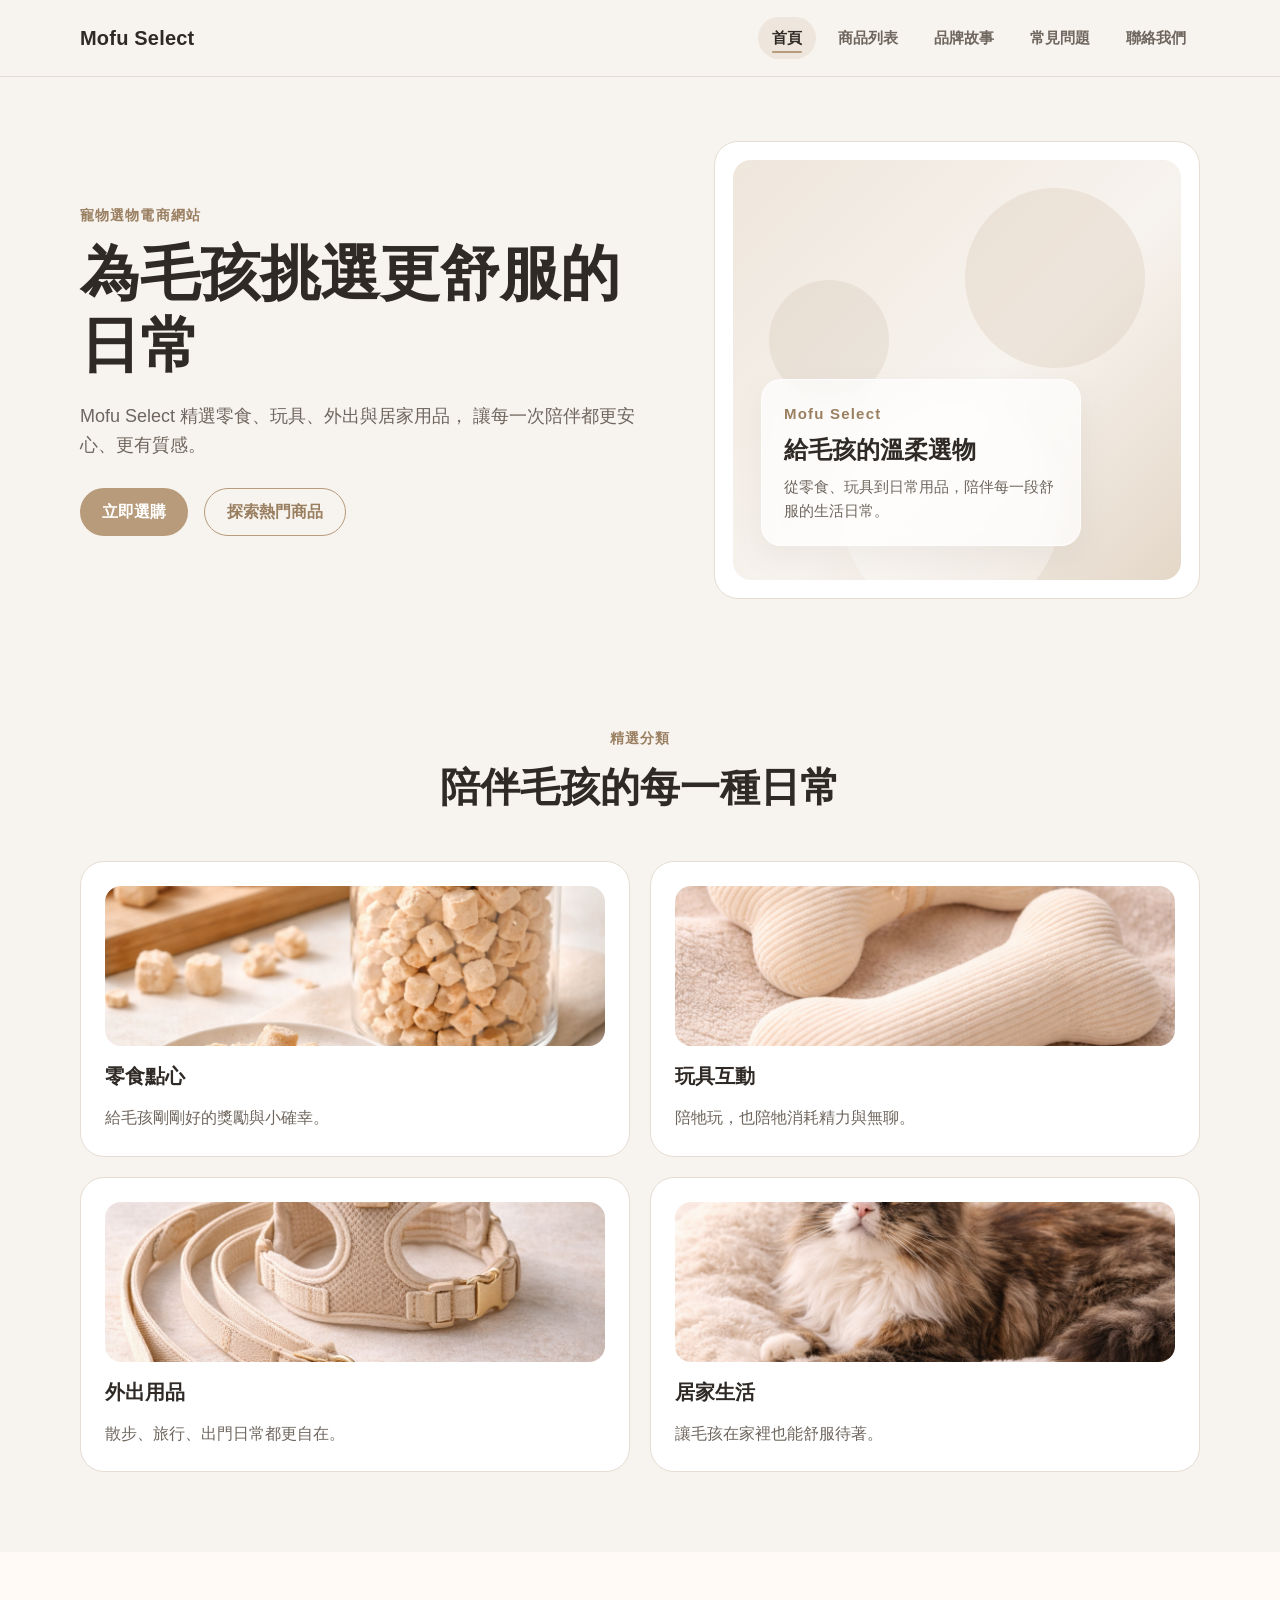
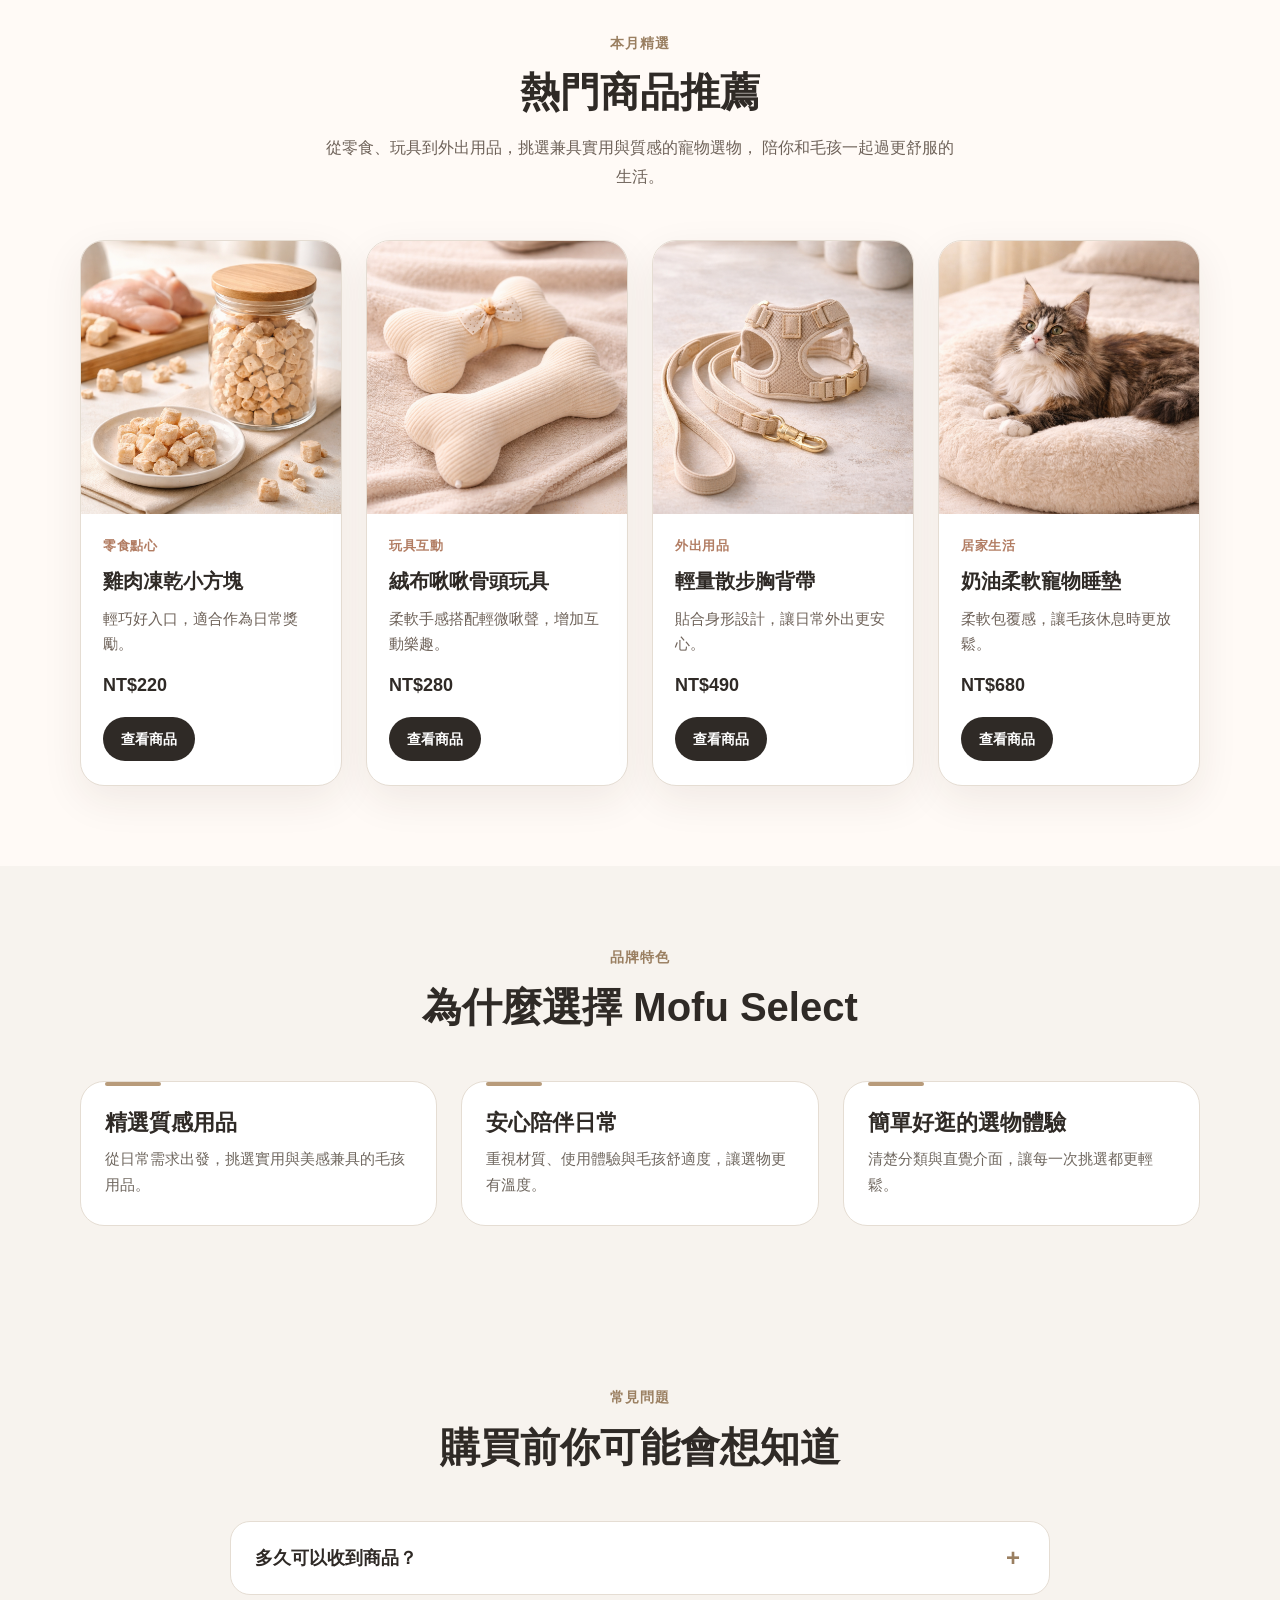
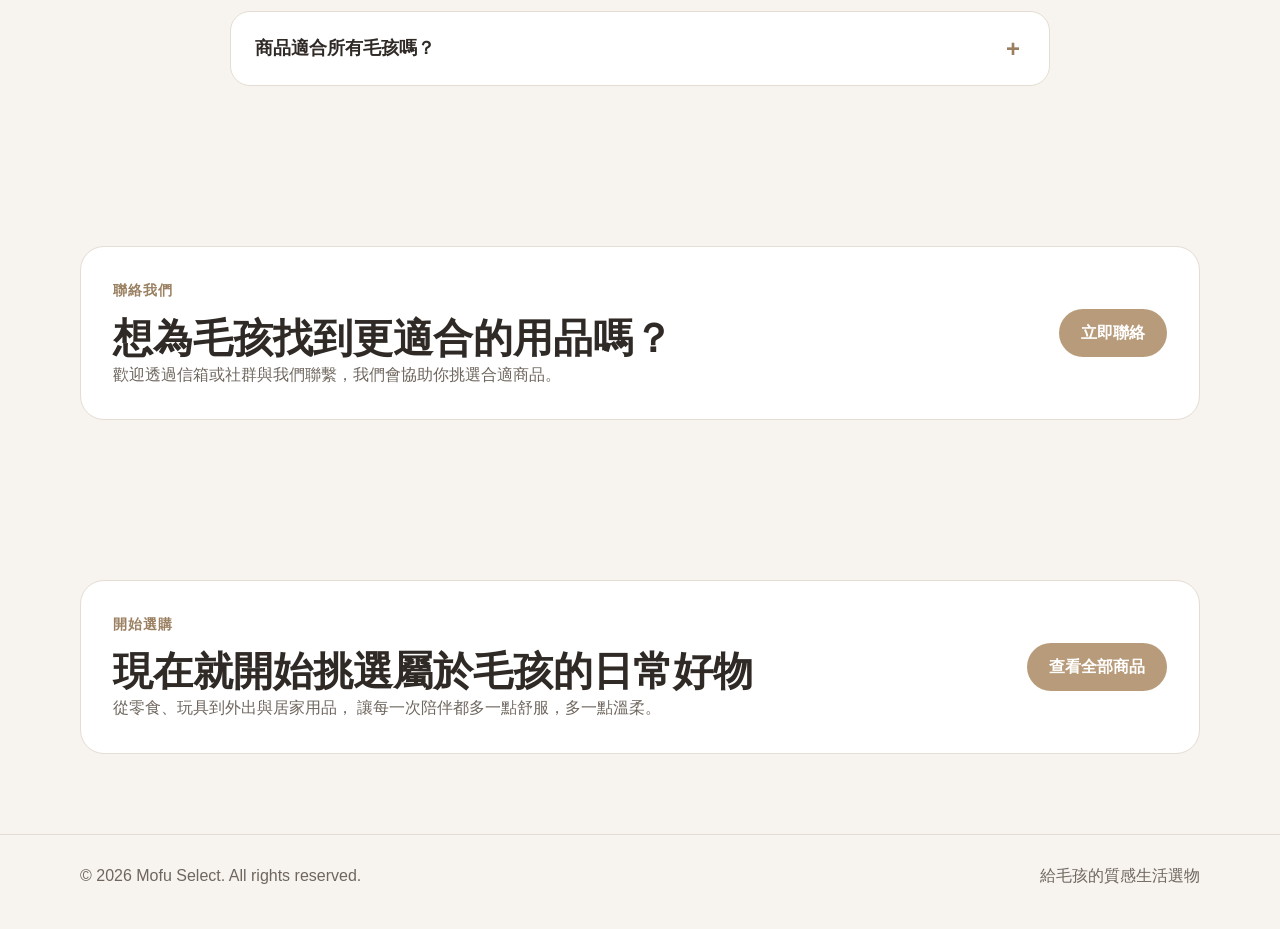
<file: index.html>
<!doctype html>
<html lang="zh-Hant">
  <head>
    <meta charset="UTF-8" />
    <meta name="viewport" content="width=device-width, initial-scale=1.0" />
    <title>Mofu Select | 寵物選物電商網站</title>
    <link rel="stylesheet" href="css/style.css" />
  </head>
  <body>
    <header class="site-header">
      <div class="container header-inner">
        <div class="logo">Mofu Select</div>
        <nav class="nav">
          <a href="#top" class="nav-link active">首頁</a>
          <a href="#featured-products" class="nav-link">商品列表</a>
          <a href="#about" class="nav-link">品牌故事</a>
          <a href="#faq" class="nav-link">常見問題</a>
          <a href="#contact" class="nav-link">聯絡我們</a>
        </nav>
      </div>
    </header>

    <main>
      <section class="hero" id="top">
        <div class="container hero-inner">
          <div class="hero-text">
            <p class="eyebrow">寵物選物電商網站</p>
            <h1>為毛孩挑選更舒服的日常</h1>
            <p class="hero-desc">
              Mofu Select 精選零食、玩具、外出與居家用品，
              讓每一次陪伴都更安心、更有質感。
            </p>
            <div class="hero-buttons">
              <a href="#featured-products" class="btn btn-primary">立即選購</a>
              <a href="#featured-products" class="btn btn-outline"
                >探索熱門商品</a
              >
            </div>
          </div>

          <div class="hero-card">
            <div class="hero-visual">
              <div class="bubble bubble-1"></div>
              <div class="bubble bubble-2"></div>
              <div class="bubble bubble-3"></div>

              <div class="visual-card">
                <p class="visual-tag">Mofu Select</p>
                <h3>給毛孩的溫柔選物</h3>
                <p>從零食、玩具到日常用品，陪伴每一段舒服的生活日常。</p>
              </div>
            </div>
          </div>
        </div>
      </section>

      <section class="categories section">
        <div class="container">
          <div class="section-heading">
            <p class="section-subtitle">精選分類</p>
            <h2>陪伴毛孩的每一種日常</h2>
          </div>

          <div class="card-grid two-cols">
            <article class="card category-card">
              <img
                src="images/category-snack.jpg"
                alt="零食點心"
                class="category-image"
              />
              <h3>零食點心</h3>
              <p>給毛孩剛剛好的獎勵與小確幸。</p>
            </article>

            <article class="card category-card">
              <img
                src="images/category-toy.jpg"
                alt="玩具互動"
                class="category-image"
              />
              <h3>玩具互動</h3>
              <p>陪牠玩，也陪牠消耗精力與無聊。</p>
            </article>

            <article class="card category-card">
              <img
                src="images/category-outdoor.jpg"
                alt="外出用品"
                class="category-image"
              />
              <h3>外出用品</h3>
              <p>散步、旅行、出門日常都更自在。</p>
            </article>

            <article class="card category-card">
              <img
                src="images/category-home.jpg"
                alt="居家生活"
                class="category-image"
              />
              <h3>居家生活</h3>
              <p>讓毛孩在家裡也能舒服待著。</p>
            </article>
          </div>
        </div>
      </section>

      <section class="featured-products section" id="featured-products">
        <div class="container">
          <div class="section-heading">
            <p class="section-subtitle">本月精選</p>
            <h2>熱門商品推薦</h2>
            <p class="section-desc">
              從零食、玩具到外出用品，挑選兼具實用與質感的寵物選物，
              陪你和毛孩一起過更舒服的生活。
            </p>
          </div>

          <div class="product-grid">
            <article class="product-card">
              <div class="product-image-wrap">
                <a
                  href="#"
                  class="product-image-link"
                  aria-label="查看雞肉凍乾小方塊商品"
                >
                  <img
                    src="images/product-1.jpg"
                    alt="雞肉凍乾小方塊"
                    class="product-image product-image-main"
                  />
                  <img
                    src="images/product-1-hover.jpg"
                    alt="雞肉凍乾小方塊情境圖"
                    class="product-image product-image-hover"
                  />
                </a>
                <span class="product-badge">熱銷推薦</span>
                <div class="product-overlay">
                  <button class="product-overlay-btn" type="button">
                    加入購物車
                  </button>
                </div>
              </div>

              <div class="product-info">
                <p class="product-category">零食點心</p>
                <h3 class="product-title"><a href="#">雞肉凍乾小方塊</a></h3>
                <p class="product-text">輕巧好入口，適合作為日常獎勵。</p>
                <p class="product-price">NT$220</p>
                <a href="product-detail.html" class="product-link">查看商品</a>
              </div>
            </article>

            <article class="product-card">
              <div class="product-image-wrap">
                <a
                  href="#"
                  class="product-image-link"
                  aria-label="查看絨布啾啾骨頭玩具商品"
                >
                  <img
                    src="images/product-2.jpg"
                    alt="絨布啾啾骨頭玩具"
                    class="product-image product-image-main"
                  />
                  <img
                    src="images/product-2-hover.jpg"
                    alt="絨布啾啾骨頭玩具情境圖"
                    class="product-image product-image-hover"
                  />
                </a>
                <span class="product-badge">新品上架</span>
                <div class="product-overlay">
                  <button class="product-overlay-btn" type="button">
                    加入購物車
                  </button>
                </div>
              </div>

              <div class="product-info">
                <p class="product-category">玩具互動</p>
                <h3 class="product-title"><a href="#">絨布啾啾骨頭玩具</a></h3>
                <p class="product-text">柔軟手感搭配輕微啾聲，增加互動樂趣。</p>
                <p class="product-price">NT$280</p>
                <a href="product-detail.html" class="product-link">查看商品</a>
              </div>
            </article>

            <article class="product-card">
              <div class="product-image-wrap">
                <a
                  href="#"
                  class="product-image-link"
                  aria-label="查看輕量散步胸背帶商品"
                >
                  <img
                    src="images/product-3.jpg"
                    alt="輕量散步胸背帶"
                    class="product-image product-image-main"
                  />
                  <img
                    src="images/product-3-hover.jpg"
                    alt="輕量散步胸背帶情境圖"
                    class="product-image product-image-hover"
                  />
                </a>
                <span class="product-badge">人氣必買</span>
                <div class="product-overlay">
                  <button class="product-overlay-btn" type="button">
                    加入購物車
                  </button>
                </div>
              </div>

              <div class="product-info">
                <p class="product-category">外出用品</p>
                <h3 class="product-title"><a href="#">輕量散步胸背帶</a></h3>
                <p class="product-text">貼合身形設計，讓日常外出更安心。</p>
                <p class="product-price">NT$490</p>
                <a href="product-detail.html" class="product-link">查看商品</a>
              </div>
            </article>

            <article class="product-card">
              <div class="product-image-wrap">
                <a
                  href="#"
                  class="product-image-link"
                  aria-label="查看奶油柔軟寵物睡墊商品"
                >
                  <img
                    src="images/product-4.jpg"
                    alt="奶油柔軟寵物睡墊"
                    class="product-image product-image-main"
                  />
                  <img
                    src="images/product-4-hover.jpg"
                    alt="挪威森林貓躺在寵物床上"
                    class="product-image product-image-hover"
                  />
                </a>
                <span class="product-badge">設計選物</span>
                <div class="product-overlay">
                  <button class="product-overlay-btn" type="button">
                    加入購物車
                  </button>
                </div>
              </div>

              <div class="product-info">
                <p class="product-category">居家生活</p>
                <h3 class="product-title"><a href="#">奶油柔軟寵物睡墊</a></h3>
                <p class="product-text">柔軟包覆感，讓毛孩休息時更放鬆。</p>
                <p class="product-price">NT$680</p>
                <a href="product-detail.html" class="product-link">查看商品</a>
              </div>
            </article>
          </div>
        </div>
      </section>

      <section class="brand-features section" id="about">
        <div class="container">
          <div class="section-heading">
            <p class="section-subtitle">品牌特色</p>
            <h2>為什麼選擇 Mofu Select</h2>
          </div>

          <div class="card-grid three-cols">
            <article class="card">
              <h3>精選質感用品</h3>
              <p>從日常需求出發，挑選實用與美感兼具的毛孩用品。</p>
            </article>
            <article class="card">
              <h3>安心陪伴日常</h3>
              <p>重視材質、使用體驗與毛孩舒適度，讓選物更有溫度。</p>
            </article>
            <article class="card">
              <h3>簡單好逛的選物體驗</h3>
              <p>清楚分類與直覺介面，讓每一次挑選都更輕鬆。</p>
            </article>
          </div>
        </div>
      </section>

      <section class="section" id="faq">
        <div class="container">
          <div class="section-heading">
            <p class="section-subtitle">常見問題</p>
            <h2>購買前你可能會想知道</h2>
          </div>

          <div class="faq-list">
            <article class="faq-item">
              <button class="faq-question" type="button">
                <span>多久可以收到商品？</span>
                <span class="faq-icon">+</span>
              </button>
              <div class="faq-answer">
                <p>
                  下單後約 3 到 5 個工作天內出貨，實際配送時間依物流安排為準。
                </p>
              </div>
            </article>

            <article class="faq-item">
              <button class="faq-question" type="button">
                <span>商品適合所有毛孩嗎？</span>
                <span class="faq-icon">+</span>
              </button>
              <div class="faq-answer">
                <p>
                  不同體型、年齡與生活習慣適合的用品不同，建議依商品說明挑選。
                </p>
              </div>
            </article>
          </div>
        </div>
      </section>

      <section class="section" id="contact">
        <div class="container cta-box">
          <div>
            <p class="section-subtitle">聯絡我們</p>
            <h2>想為毛孩找到更適合的用品嗎？</h2>
            <p>歡迎透過信箱或社群與我們聯繫，我們會協助你挑選合適商品。</p>
          </div>
          <a href="mailto:hello@mofuselect.com" class="btn btn-primary"
            >立即聯絡</a
          >
        </div>
      </section>

      <section class="cta section">
        <div class="container cta-box">
          <div>
            <p class="section-subtitle">開始選購</p>
            <h2>現在就開始挑選屬於毛孩的日常好物</h2>
            <p>
              從零食、玩具到外出與居家用品，
              讓每一次陪伴都多一點舒服，多一點溫柔。
            </p>
          </div>
          <a href="#" class="btn btn-primary">查看全部商品</a>
        </div>
      </section>
    </main>

    <footer class="site-footer">
      <div class="container footer-inner">
        <p>© 2026 Mofu Select. All rights reserved.</p>
        <p>給毛孩的質感生活選物</p>
      </div>
    </footer>

    <script src="js/main.js"></script>
  </body>
</html>
</file>
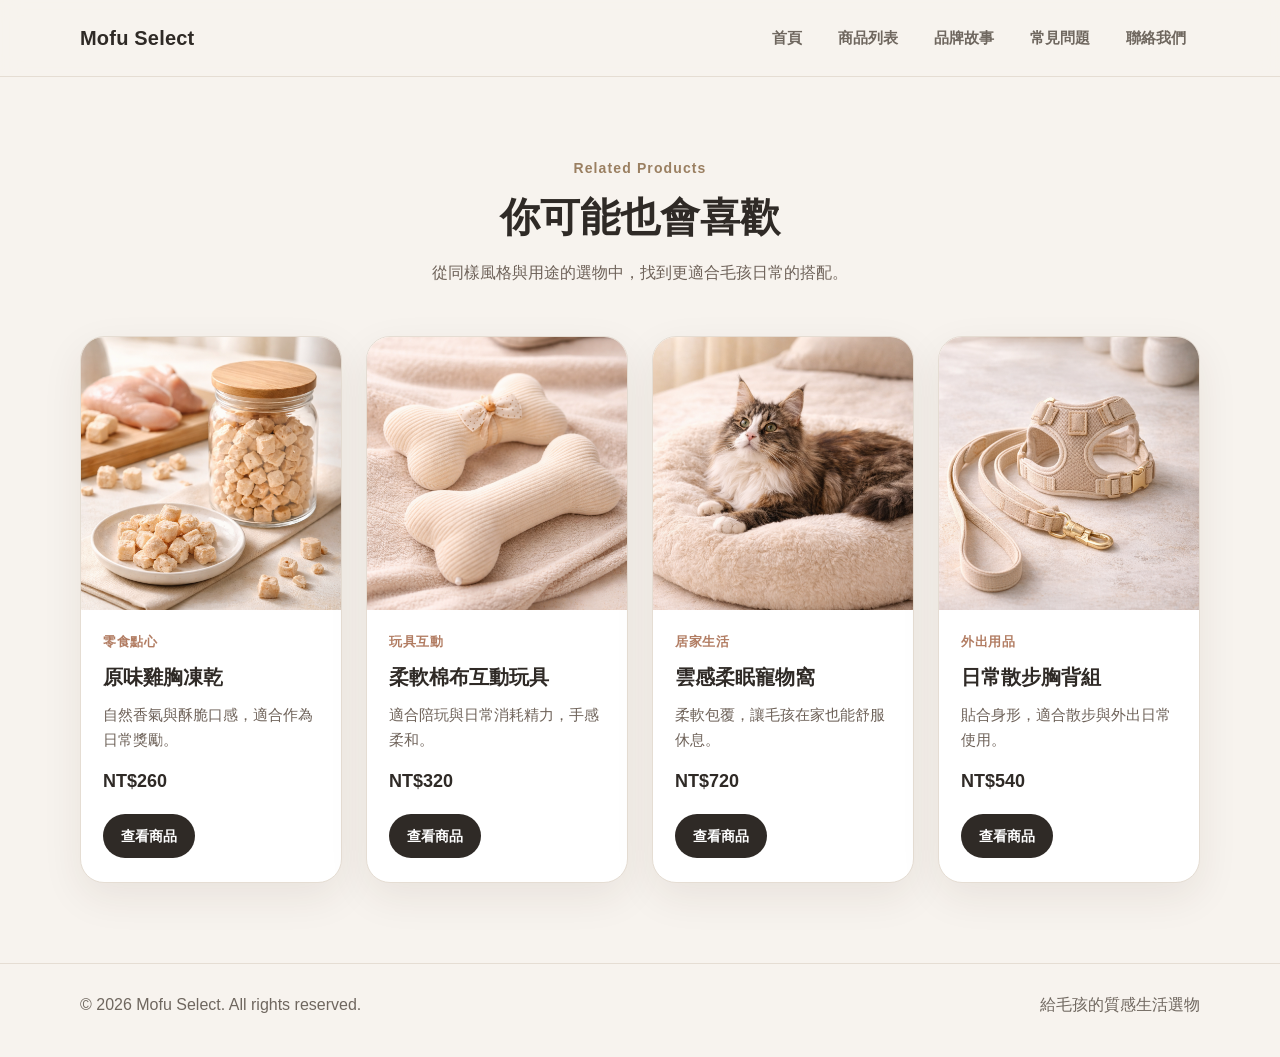
<file: product-detail.html>
<!doctype html>
<html lang="zh-Hant">
  <head>
    <meta charset="UTF-8" />
    <meta name="viewport" content="width=device-width, initial-scale=1.0" />
    <title>商品詳情 | Mofu Select</title>
    <link rel="stylesheet" href="css/style.css" />
  </head>
  <body class="product-detail-page">
    <header class="site-header">
      <div class="container header-inner">
        <div class="logo">Mofu Select</div>
        <nav class="nav">
          <a href="index.html">首頁</a>
          <a href="products.html" class="nav-link active">商品列表</a>
          <a href="index.html#about" class="nav-link">品牌故事</a>
          <a href="index.html#faq" class="nav-link">常見問題</a>
          <a href="index.html#contact" class="nav-link">聯絡我們</a>
        </nav>
      </div>
    </header>

    <main>
      <section class="section">
        <div class="container">
          <div class="section-heading">
            <p class="section-subtitle">Related Products</p>
            <h2>你可能也會喜歡</h2>
            <p class="section-desc">
              從同樣風格與用途的選物中，找到更適合毛孩日常的搭配。
            </p>
          </div>

          <div class="product-grid">
            <article class="product-card">
              <div class="product-image-wrap">
                <a
                  href="product-detail.html"
                  class="product-image-link"
                  aria-label="查看原味雞胸凍乾商品"
                >
                  <img
                    src="images/product-1.jpg"
                    alt="原味雞胸凍乾"
                    class="product-image product-image-main"
                  />
                </a>
                <span class="product-badge">熱銷推薦</span>
              </div>

              <div class="product-info">
                <p class="product-category">零食點心</p>
                <h3 class="product-title">
                  <a href="product-detail.html">原味雞胸凍乾</a>
                </h3>
                <p class="product-text">
                  自然香氣與酥脆口感，適合作為日常獎勵。
                </p>
                <p class="product-price">NT$260</p>
                <a href="product-detail.html" class="product-link">查看商品</a>
              </div>
            </article>

            <article class="product-card">
              <div class="product-image-wrap">
                <a
                  href="product-detail.html"
                  class="product-image-link"
                  aria-label="查看柔軟棉布互動玩具商品"
                >
                  <img
                    src="images/product-2.jpg"
                    alt="柔軟棉布互動玩具"
                    class="product-image product-image-main"
                  />
                </a>
                <span class="product-badge">人氣推薦</span>
              </div>

              <div class="product-info">
                <p class="product-category">玩具互動</p>
                <h3 class="product-title">
                  <a href="product-detail.html">柔軟棉布互動玩具</a>
                </h3>
                <p class="product-text">適合陪玩與日常消耗精力，手感柔和。</p>
                <p class="product-price">NT$320</p>
                <a href="product-detail.html" class="product-link">查看商品</a>
              </div>
            </article>

            <article class="product-card">
              <div class="product-image-wrap">
                <a
                  href="product-detail.html"
                  class="product-image-link"
                  aria-label="查看雲感柔眠寵物窩商品"
                >
                  <img
                    src="images/product-4.jpg"
                    alt="雲感柔眠寵物窩"
                    class="product-image product-image-main"
                  />
                </a>
                <span class="product-badge">居家推薦</span>
              </div>

              <div class="product-info">
                <p class="product-category">居家生活</p>
                <h3 class="product-title">
                  <a href="product-detail.html">雲感柔眠寵物窩</a>
                </h3>
                <p class="product-text">柔軟包覆，讓毛孩在家也能舒服休息。</p>
                <p class="product-price">NT$720</p>
                <a href="product-detail.html" class="product-link">查看商品</a>
              </div>
            </article>

            <article class="product-card">
              <div class="product-image-wrap">
                <a
                  href="product-detail.html"
                  class="product-image-link"
                  aria-label="查看日常散步胸背組商品"
                >
                  <img
                    src="images/product-3.jpg"
                    alt="日常散步胸背組"
                    class="product-image product-image-main"
                  />
                </a>
                <span class="product-badge">輕量日常</span>
              </div>

              <div class="product-info">
                <p class="product-category">外出用品</p>
                <h3 class="product-title">
                  <a href="product-detail.html">日常散步胸背組</a>
                </h3>
                <p class="product-text">貼合身形，適合散步與外出日常使用。</p>
                <p class="product-price">NT$540</p>
                <a href="product-detail.html" class="product-link">查看商品</a>
              </div>
            </article>
          </div>
        </div>
      </section>
    </main>

    <footer class="site-footer">
      <div class="container footer-inner">
        <p>© 2026 Mofu Select. All rights reserved.</p>
        <p>給毛孩的質感生活選物</p>
      </div>
    </footer>
    <script src="js/main.js"></script>
  </body>
</html>
</file>
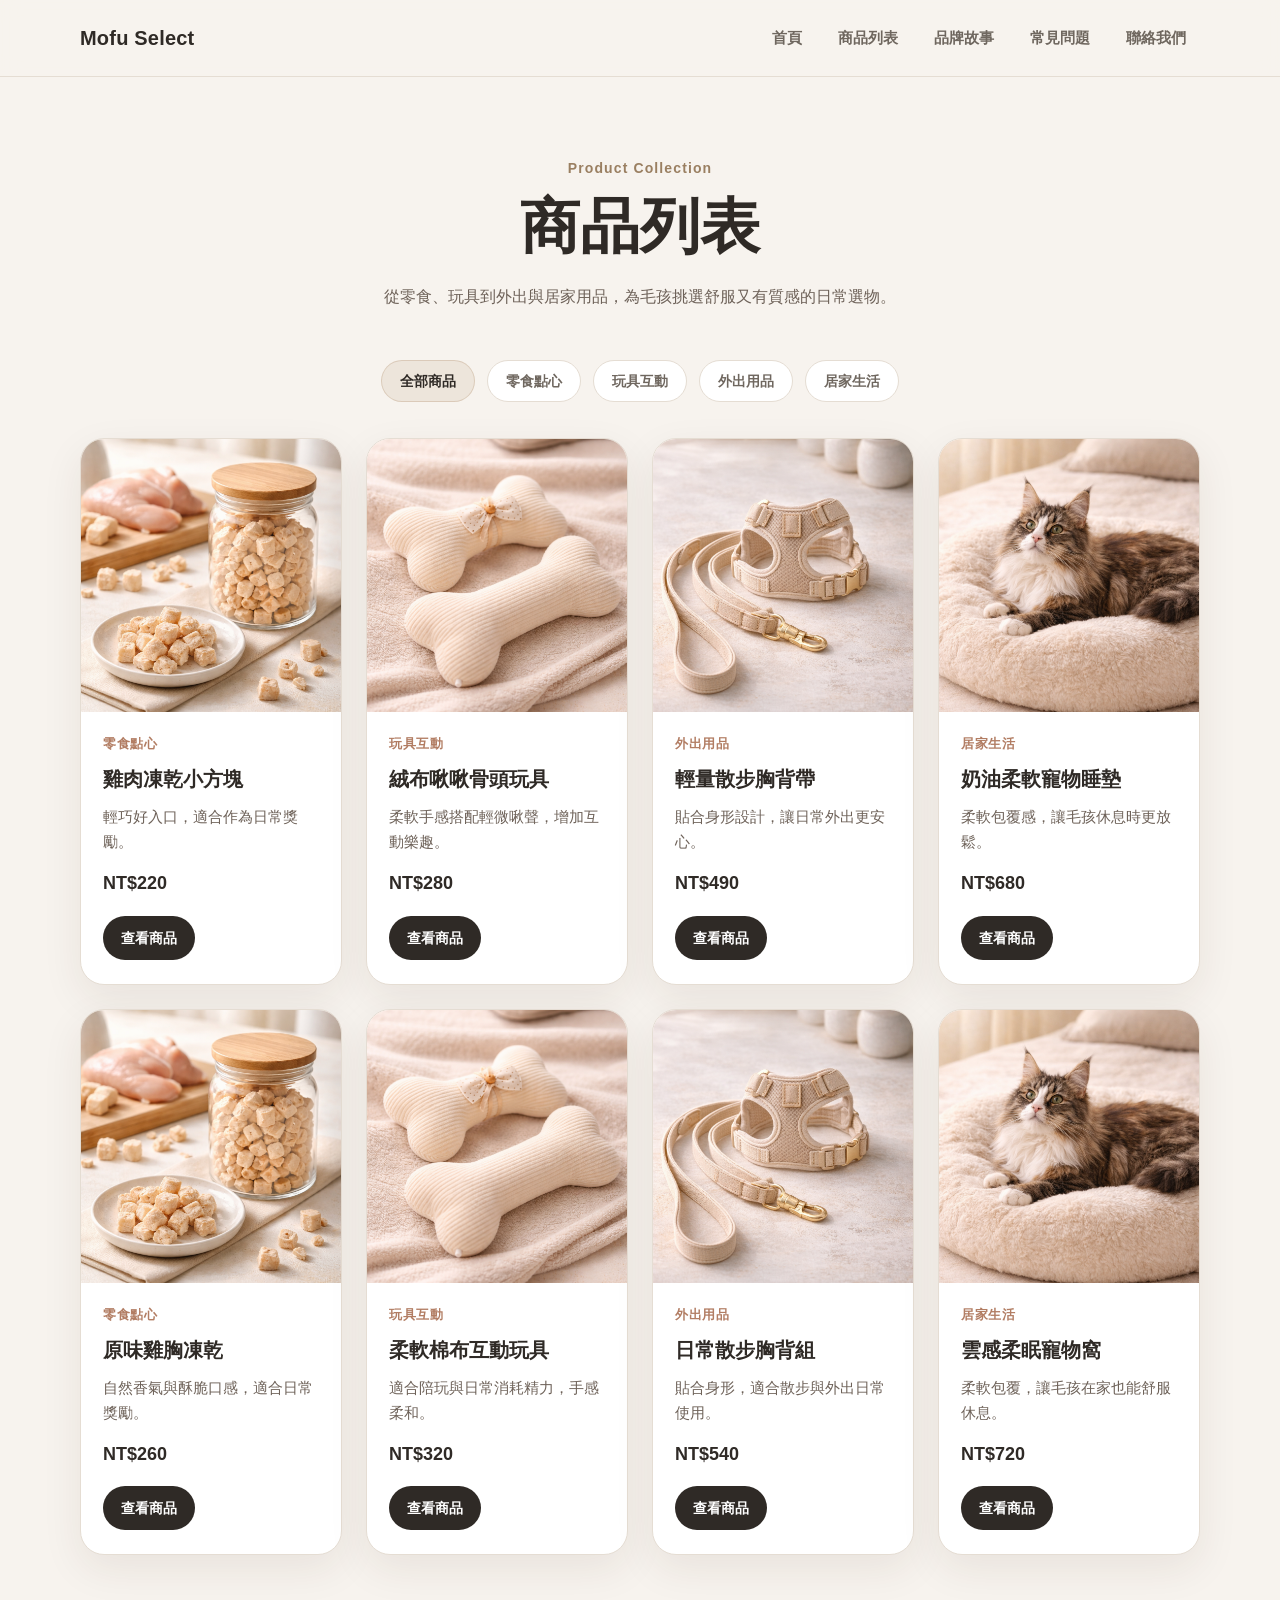
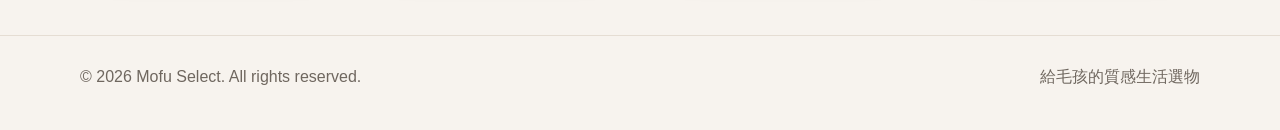
<file: products.html>
<!doctype html>
<html lang="zh-Hant">
  <head>
    <meta charset="UTF-8" />
    <meta name="viewport" content="width=device-width, initial-scale=1.0" />
    <title>商品列表 | Mofu Select</title>
    <link rel="stylesheet" href="css/style.css" />
  </head>
  <body class="products-page">
    <header class="site-header">
      <div class="container header-inner">
        <div class="logo">Mofu Select</div>
        <nav class="nav">
          <a href="index.html">首頁</a>
          <a href="products.html" class="nav-link active">商品列表</a>
          <a href="index.html#about" class="nav-link">品牌故事</a>
          <a href="index.html#faq" class="nav-link">常見問題</a>
          <a href="index.html#contact" class="nav-link">聯絡我們</a>
        </nav>
      </div>
    </header>

    <main>
      <section class="section">
        <div class="container">
          <div class="section-heading">
            <p class="section-subtitle">Product Collection</p>
            <h1>商品列表</h1>
            <p class="section-desc">
              從零食、玩具到外出與居家用品，為毛孩挑選舒服又有質感的日常選物。
            </p>
          </div>

          <div class="filter-bar">
            <button class="filter-btn filter-tab active" type="button">
              全部商品
            </button>
            <button class="filter-btn filter-tab" type="button">
              零食點心
            </button>
            <button class="filter-btn filter-tab" type="button">
              玩具互動
            </button>
            <button class="filter-btn filter-tab" type="button">
              外出用品
            </button>
            <button class="filter-btn filter-tab" type="button">
              居家生活
            </button>
          </div>

          <div class="product-grid">
            <article class="product-card">
              <div class="product-image-wrap">
                <a
                  href="product-detail.html"
                  class="product-image-link"
                  aria-label="查看雞肉凍乾小方塊商品"
                >
                  <img
                    src="images/product-1.jpg"
                    alt="雞肉凍乾小方塊"
                    class="product-image product-image-main"
                  />
                </a>
                <span class="product-badge">熱銷推薦</span>
              </div>

              <div class="product-info">
                <p class="product-category">零食點心</p>
                <h3 class="product-title"><a href="#">雞肉凍乾小方塊</a></h3>
                <p class="product-text">輕巧好入口，適合作為日常獎勵。</p>
                <p class="product-price">NT$220</p>
                <a href="product-detail.html" class="product-link">查看商品</a>
              </div>
            </article>

            <article class="product-card">
              <div class="product-image-wrap">
                <a
                  href="product-detail.html"
                  class="product-image-link"
                  aria-label="查看絨布啾啾骨頭玩具商品"
                >
                  <img
                    src="images/product-2.jpg"
                    alt="絨布啾啾骨頭玩具"
                    class="product-image product-image-main"
                  />
                </a>
                <span class="product-badge">新品上架</span>
              </div>

              <div class="product-info">
                <p class="product-category">玩具互動</p>
                <h3 class="product-title"><a href="#">絨布啾啾骨頭玩具</a></h3>
                <p class="product-text">柔軟手感搭配輕微啾聲，增加互動樂趣。</p>
                <p class="product-price">NT$280</p>
                <a href="product-detail.html" class="product-link">查看商品</a>
              </div>
            </article>

            <article class="product-card">
              <div class="product-image-wrap">
                <a
                  href="product-detail.html"
                  class="product-image-link"
                  aria-label="查看輕量散步胸背帶商品"
                >
                  <img
                    src="images/product-3.jpg"
                    alt="輕量散步胸背帶"
                    class="product-image product-image-main"
                  />
                </a>
                <span class="product-badge">人氣必買</span>
              </div>

              <div class="product-info">
                <p class="product-category">外出用品</p>
                <h3 class="product-title"><a href="#">輕量散步胸背帶</a></h3>
                <p class="product-text">貼合身形設計，讓日常外出更安心。</p>
                <p class="product-price">NT$490</p>
                <a href="product-detail.html" class="product-link">查看商品</a>
              </div>
            </article>

            <article class="product-card">
              <div class="product-image-wrap">
                <a
                  href="product-detail.html"
                  class="product-image-link"
                  aria-label="查看奶油柔軟寵物睡墊商品"
                >
                  <img
                    src="images/product-4.jpg"
                    alt="奶油柔軟寵物睡墊"
                    class="product-image product-image-main"
                  />
                </a>
                <span class="product-badge">設計選物</span>
              </div>

              <div class="product-info">
                <p class="product-category">居家生活</p>
                <h3 class="product-title"><a href="#">奶油柔軟寵物睡墊</a></h3>
                <p class="product-text">柔軟包覆感，讓毛孩休息時更放鬆。</p>
                <p class="product-price">NT$680</p>
                <a href="product-detail.html" class="product-link">查看商品</a>
              </div>
            </article>

            <article class="product-card">
              <div class="product-image-wrap">
                <a
                  href="product-detail.html"
                  class="product-image-link"
                  aria-label="查看雞肉凍乾小方塊商品"
                >
                  <img
                    src="images/product-1.jpg"
                    alt="雞肉凍乾小方塊"
                    class="product-image product-image-main"
                  />
                </a>
                <span class="product-badge">熱銷推薦</span>
              </div>

              <div class="product-info">
                <p class="product-category">零食點心</p>
                <h3 class="product-title"><a href="#">原味雞胸凍乾</a></h3>
                <p class="product-text">自然香氣與酥脆口感，適合日常獎勵。</p>
                <p class="product-price">NT$260</p>
                <a href="product-detail.html" class="product-link">查看商品</a>
              </div>
            </article>

            <article class="product-card">
              <div class="product-image-wrap">
                <a
                  href="product-detail.html"
                  class="product-image-link"
                  aria-label="查看絨布啾啾骨頭玩具商品"
                >
                  <img
                    src="images/product-2.jpg"
                    alt="絨布啾啾骨頭玩具"
                    class="product-image product-image-main"
                  />
                </a>
                <span class="product-badge">人氣推薦</span>
              </div>

              <div class="product-info">
                <p class="product-category">玩具互動</p>
                <h3 class="product-title"><a href="#">柔軟棉布互動玩具</a></h3>
                <p class="product-text">適合陪玩與日常消耗精力，手感柔和。</p>
                <p class="product-price">NT$320</p>
                <a href="product-detail.html" class="product-link">查看商品</a>
              </div>
            </article>

            <article class="product-card">
              <div class="product-image-wrap">
                <a
                  href="product-detail.html"
                  class="product-image-link"
                  aria-label="查看輕量散步胸背帶商品"
                >
                  <img
                    src="images/product-3.jpg"
                    alt="輕量散步胸背帶"
                    class="product-image product-image-main"
                  />
                </a>
                <span class="product-badge">輕量日常</span>
              </div>

              <div class="product-info">
                <p class="product-category">外出用品</p>
                <h3 class="product-title"><a href="#">日常散步胸背組</a></h3>
                <p class="product-text">貼合身形，適合散步與外出日常使用。</p>
                <p class="product-price">NT$540</p>
                <a href="product-detail.html" class="product-link">查看商品</a>
              </div>
            </article>

            <article class="product-card">
              <div class="product-image-wrap">
                <a
                  href="product-detail.html"
                  class="product-image-link"
                  aria-label="查看奶油柔軟寵物睡墊商品"
                >
                  <img
                    src="images/product-4.jpg"
                    alt="奶油柔軟寵物睡墊"
                    class="product-image product-image-main"
                  />
                </a>
                <span class="product-badge">居家推薦</span>
              </div>

              <div class="product-info">
                <p class="product-category">居家生活</p>
                <h3 class="product-title"><a href="#">雲感柔眠寵物窩</a></h3>
                <p class="product-text">柔軟包覆，讓毛孩在家也能舒服休息。</p>
                <p class="product-price">NT$720</p>
                <a href="product-detail.html" class="product-link">查看商品</a>
              </div>
            </article>
          </div>
        </div>
      </section>
    </main>

    <footer class="site-footer">
      <div class="container footer-inner">
        <p>© 2026 Mofu Select. All rights reserved.</p>
        <p>給毛孩的質感生活選物</p>
      </div>
    </footer>
    <script src="js/main.js"></script>
  </body>
</html>
</file>
<file: css/style.css>
* {
  margin: 0;
  padding: 0;
  box-sizing: border-box;
}

:root {
  --bg: #f7f3ee;
  --surface: #ffffff;
  --text: #2f2a26;
  --muted: #6f675f;
  --primary: #b89b7a;
  --primary-dark: #9a7f61;
  --border: #e5ddd3;
  --soft: #efe6dc;
}

body {
  font-family: "Noto Sans TC", sans-serif;
  background: var(--bg);
  color: var(--text);
  line-height: 1.6;
}

a {
  text-decoration: none;
  color: inherit;
}

img {
  max-width: 100%;
  display: block;
}

.container {
  width: min(1120px, 92%);
  margin: 0 auto;
}

.section {
  padding: 80px 0;
}

/* Typography */
h1,
h2,
h3 {
  line-height: 1.2;
  color: var(--text);
}

h1 {
  font-size: clamp(36px, 5vw, 60px);
  margin-bottom: 20px;
}

h2 {
  font-size: clamp(28px, 4vw, 40px);
}

h3 {
  font-size: 20px;
  margin-bottom: 12px;
}

p {
  color: var(--muted);
}

.section-heading {
  max-width: 680px;
  margin: 0 auto 48px;
  text-align: center;
}

.section-subtitle,
.eyebrow {
  color: var(--primary-dark);
  font-size: 14px;
  font-weight: 700;
  letter-spacing: 0.08em;
  margin-bottom: 12px;
}

.section-heading h2 {
  margin: 0 0 16px;
  line-height: 1.3;
}

.section-desc {
  max-width: 640px;
  margin: 14px auto 0;
  font-size: 16px;
  line-height: 1.8;
  color: #6e6259;
}

/* Header */
.site-header {
  position: sticky;
  top: 0;
  background: rgba(247, 243, 238, 0.95);
  backdrop-filter: blur(10px);
  border-bottom: 1px solid var(--border);
  z-index: 10;
}

.header-inner {
  min-height: 76px;
  display: flex;
  align-items: center;
  justify-content: space-between;
  gap: 24px;
}

.logo {
  font-size: 20px;
  font-weight: 800;
  letter-spacing: 0.01em;
  color: var(--text);
}

.nav a:hover {
  color: var(--text);
}

/* Buttons */
.btn {
  display: inline-flex;
  align-items: center;
  justify-content: center;
  min-height: 48px;
  padding: 0 22px;
  border-radius: 999px;
  font-weight: 700;
  transition: 0.25s ease;
}

.btn-primary {
  background: var(--primary);
  color: #fff;
}

.btn-primary:hover {
  background: var(--primary-dark);
}

.btn-outline {
  border: 1px solid var(--primary);
  color: var(--primary-dark);
  background: transparent;
}

.btn-outline:hover {
  background: var(--soft);
}

/* Shared Card */
.card,
.cta-box,
.hero-card {
  background: var(--surface);
  border: 1px solid var(--border);
  border-radius: 24px;
}

.card {
  padding: 24px;
  transition:
    transform 0.25s ease,
    box-shadow 0.25s ease,
    border-color 0.25s ease;
}

.card:hover {
  transform: translateY(-6px);
  box-shadow: 0 18px 30px rgba(111, 103, 95, 0.08);
  border-color: #d9cbb9;
}

/* Hero */
.hero {
  padding: 64px 0 48px;
}

.hero-inner {
  display: grid;
  grid-template-columns: 1.1fr 0.9fr;
  gap: 40px;
  align-items: center;
}

.hero-text {
  max-width: 560px;
}

.hero-desc {
  font-size: 18px;
  margin-bottom: 28px;
  max-width: 620px;
}

.hero-buttons {
  display: flex;
  gap: 16px;
  flex-wrap: wrap;
}

.hero-card {
  padding: 18px;
}

.hero-visual {
  position: relative;
  min-height: 420px;
  border-radius: 18px;
  overflow: hidden;
  background: linear-gradient(135deg, #efe6dc 0%, #f7f3ee 55%, #e4d7c8 100%);
  display: flex;
  align-items: flex-end;
  padding: 28px;
}

.bubble {
  position: absolute;
  border-radius: 999px;
  opacity: 0.9;
}

.bubble-1 {
  width: 180px;
  height: 180px;
  background: rgba(184, 155, 122, 0.18);
  top: 28px;
  right: 36px;
}

.bubble-2 {
  width: 120px;
  height: 120px;
  background: rgba(154, 127, 97, 0.12);
  top: 120px;
  left: 36px;
}

.bubble-3 {
  width: 220px;
  height: 220px;
  background: rgba(255, 255, 255, 0.4);
  bottom: -40px;
  right: 120px;
}

.visual-card {
  position: relative;
  z-index: 2;
  max-width: 320px;
  margin-bottom: 6px;
  padding: 22px;
  border-radius: 20px;
  background: rgba(255, 255, 255, 0.72);
  backdrop-filter: blur(10px);
  border: 1px solid rgba(255, 255, 255, 0.7);
  box-shadow: 0 12px 30px rgba(111, 103, 95, 0.08);
}

.visual-tag {
  color: var(--primary-dark);
  font-size: 13px;
  font-weight: 700;
  letter-spacing: 0.08em;
  margin-bottom: 10px;
}

.visual-card h3 {
  margin-bottom: 10px;
  font-size: 24px;
}

.visual-card p {
  font-size: 15px;
}

/* Grid */
.card-grid {
  display: grid;
  gap: 20px;
}

.four-cols {
  grid-template-columns: repeat(4, 1fr);
}

.three-cols {
  grid-template-columns: repeat(3, 1fr);
}

/* Category / Brand cards */
.categories .card,
.brand-features .card {
  min-height: 140px;
  display: flex;
  flex-direction: column;
  justify-content: flex-start;
}

.categories .card p,
.brand-features .card p {
  margin-top: 6px;
}

/* Featured Products */
.featured-products {
  padding: 80px 0;
  background: #fffaf6;
}

.product-grid {
  display: grid;
  grid-template-columns: repeat(4, 1fr);
  gap: 24px;
  margin-top: 32px;
}

.product-card {
  padding: 0;
  background: #ffffff;
  border: 1px solid var(--border);
  border-radius: 24px;
  overflow: hidden;
  box-shadow: 0 14px 40px rgba(62, 42, 31, 0.08);
  transition:
    transform 0.35s ease,
    box-shadow 0.35s ease,
    border-color 0.35s ease;
}

.product-card:hover {
  transform: translateY(-8px);
  box-shadow: 0 20px 50px rgba(62, 42, 31, 0.14);
  border-color: #d9cbb9;
}

.product-badge {
  position: absolute;
  top: 16px;
  left: 16px;
  display: inline-block;
  padding: 8px 12px;
  font-size: 12px;
  font-weight: 700;
  color: #fff;
  background: rgba(47, 42, 38, 0.82);
  border-radius: 999px;
  backdrop-filter: blur(6px);
}

.product-info {
  padding: 22px 22px 24px;
}

.product-category {
  margin: 0 0 10px;
  font-size: 13px;
  font-weight: 600;
  color: #b27d63;
  letter-spacing: 0.04em;
}

.product-title {
  margin: 0 0 10px;
  font-size: 20px;
  line-height: 1.45;
}

.product-title a {
  color: #2f2a26;
  text-decoration: none;
  transition: color 0.25s ease;
}

.product-title a:hover {
  color: #c88b6a;
}

.product-text {
  margin: 0 0 14px;
  color: #6e6259;
  line-height: 1.7;
  font-size: 15px;
}

.product-price {
  margin: 0 0 18px;
  font-size: 18px;
  font-weight: 700;
  color: #2f2a26;
}

.product-link {
  display: inline-flex;
  align-items: center;
  justify-content: center;
  min-height: 44px;
  padding: 0 18px;
  border-radius: 999px;
  background: #2f2a26;
  color: #fff;
  text-decoration: none;
  font-size: 14px;
  font-weight: 600;
  transition:
    background 0.25s ease,
    transform 0.25s ease;
}

.product-link:hover {
  background: #c88b6a;
  transform: translateY(-2px);
}

/* CTA */
.cta-box {
  padding: 32px;
  display: flex;
  align-items: center;
  justify-content: space-between;
  gap: 24px;
}

/* Footer */
.site-footer {
  padding: 28px 0 40px;
  border-top: 1px solid var(--border);
}

.footer-inner {
  display: flex;
  justify-content: space-between;
  gap: 20px;
  flex-wrap: wrap;
}

/* Tablet */
@media (max-width: 1024px) {
  .product-grid {
    grid-template-columns: repeat(2, 1fr);
  }

  .section-heading h2 {
    font-size: 30px;
  }
}

@media (max-width: 960px) {
  .hero-inner,
  .four-cols,
  .three-cols,
  .cta-box {
    grid-template-columns: 1fr;
    display: grid;
  }

  .hero-visual {
    min-height: 300px;
  }
}

/* Mobile */
@media (max-width: 640px) {
  .section {
    padding: 64px 0;
  }

  .featured-products {
    padding: 72px 0;
  }

  .header-inner {
    align-items: flex-start;
    padding: 18px 0;
    flex-direction: column;
  }

  .nav {
    gap: 14px;
  }

  .hero {
    padding: 70px 0 50px;
  }

  .hero-desc {
    font-size: 16px;
  }

  .btn {
    width: 100%;
  }

  .product-grid {
    grid-template-columns: 1fr;
    gap: 20px;
  }

  .section-heading {
    margin-bottom: 36px;
  }

  .section-heading h2 {
    font-size: 26px;
  }

  .product-info {
    padding: 18px 18px 22px;
  }

  .product-title {
    font-size: 18px;
  }
}
.product-image-wrap {
  position: relative;
  display: block;
  aspect-ratio: 1 / 1.05;
  overflow: hidden;
  background: linear-gradient(180deg, #f8efe8 0%, #f3e3d7 100%);
}

.product-image {
  position: absolute;
  inset: 0;
  width: 100%;
  height: 100%;
  display: block;
  object-fit: cover;
  transition:
    opacity 0.45s ease,
    transform 0.45s ease;
}

.product-image-main {
  opacity: 1;
  z-index: 1;
}

.product-image-hover {
  opacity: 0;
  z-index: 2;
}

.product-card:hover .product-image-main {
  opacity: 0;
  transform: scale(1.04);
}

.product-card:hover .product-image-hover {
  opacity: 1;
  transform: scale(1.06);
}

.product-overlay {
  position: absolute;
  inset: 0;
  z-index: 3;
  display: flex;
  align-items: flex-end;
  justify-content: center;
  padding: 18px;
  background: linear-gradient(
    to top,
    rgba(47, 42, 38, 0.22),
    rgba(47, 42, 38, 0)
  );
  opacity: 0;
  transition: opacity 0.35s ease;
}

.product-card:hover .product-overlay {
  opacity: 1;
}

.product-overlay-btn {
  display: inline-flex;
  align-items: center;
  justify-content: center;
  min-height: 44px;
  padding: 0 18px;
  border-radius: 999px;
  border: none;
  cursor: pointer;
  font-family: inherit;
  background: rgba(255, 255, 255, 0.95);
  color: #2f2a26;
  font-size: 14px;
  font-weight: 700;
  box-shadow: 0 10px 24px rgba(62, 42, 31, 0.16);
  transform: translateY(12px);
  transition:
    transform 0.35s ease,
    background 0.25s ease;
}

.product-card:hover .product-overlay-btn {
  transform: translateY(0);
}

.product-overlay-btn:hover {
  background: #fffaf4;
}

.site-header.is-scrolled {
  box-shadow: 0 10px 24px rgba(47, 42, 38, 0.08);
}

.product-image-link {
  position: absolute;
  inset: 0;
  display: block;
}

.faq-list {
  display: grid;
  gap: 16px;
  max-width: 820px;
  margin: 0 auto;
}

.faq-item {
  background: var(--surface);
  border: 1px solid var(--border);
  border-radius: 20px;
  overflow: hidden;
}

.faq-question {
  width: 100%;
  display: flex;
  align-items: center;
  justify-content: space-between;
  gap: 16px;
  padding: 22px 24px;
  border: none;
  background: transparent;
  font: inherit;
  font-size: 18px;
  font-weight: 700;
  color: var(--text);
  text-align: left;
  cursor: pointer;
}

.faq-icon {
  flex-shrink: 0;
  font-size: 24px;
  line-height: 1;
  color: var(--primary-dark);
}

.faq-answer {
  display: none;
  padding: 0 24px 22px;
}

.faq-answer p {
  margin: 0;
  line-height: 1.8;
}

.faq-item.active .faq-answer {
  display: block;
}

.faq-icon {
  display: inline-flex;
  align-items: center;
  justify-content: center;
  width: 24px;
}

.two-cols {
  grid-template-columns: repeat(2, 1fr);
}

.category-card {
  min-height: auto;
  padding: 24px;
}

.category-image {
  width: 100%;
  height: 160px;
  object-fit: cover;
  border-radius: 16px;
  margin-bottom: 18px;
  background: var(--soft);
}

.category-card h3 {
  margin-bottom: 10px;
}

.category-card p {
  margin-top: 0;
  line-height: 1.7;
}

.brand-features .card-grid {
  gap: 24px;
}

.brand-features .card {
  min-height: 140px;
  padding: 28px 24px;
  display: flex;
  flex-direction: column;
  justify-content: center;
  position: relative;
  overflow: hidden;
}

.brand-features .card h3 {
  margin-bottom: 10px;
  font-size: 22px;
}

.brand-features .card p {
  margin-top: 0;
  line-height: 1.7;
  font-size: 15px;
}

.brand-features .card::before {
  content: "";
  position: absolute;
  top: 0;
  left: 24px;
  width: 56px;
  height: 4px;
  border-radius: 999px;
  background: var(--primary);
}

.nav {
  display: flex;
  align-items: center;
  gap: 8px;
  flex-wrap: wrap;
}

.nav a {
  position: relative;
  display: inline-flex;
  align-items: center;
  justify-content: center;
  min-height: 42px;
  padding: 0 14px;
  border-radius: 999px;
  font-size: 15px;
  font-weight: 600;
  color: var(--muted);
  transition:
    color 0.25s ease,
    background 0.25s ease;
}

.nav a:hover {
  color: var(--text);
  background: rgba(184, 155, 122, 0.12);
}

.nav a.active {
  color: var(--text);
  background: rgba(184, 155, 122, 0.16);
}

.nav a.active::after {
  content: "";
  position: absolute;
  bottom: 6px;
  left: 14px;
  right: 14px;
  height: 2px;
  border-radius: 999px;
  background: var(--primary);
}

.filter-bar {
  display: flex;
  justify-content: center;
  flex-wrap: wrap;
  gap: 12px;
  margin-top: 12px;
  margin-bottom: 36px;
}

.filter-btn {
  min-height: 42px;
  padding: 0 18px;
  border: 1px solid var(--border);
  border-radius: 999px;
  background: var(--surface);
  color: var(--muted);
  font: inherit;
  font-size: 14px;
  font-weight: 600;
  cursor: pointer;
  transition:
    background 0.25s ease,
    color 0.25s ease,
    border-color 0.25s ease;
}

.filter-btn:hover {
  background: var(--soft);
  color: var(--text);
  border-color: #d9cbb9;
}

.filter-btn.active {
  background: rgba(184, 155, 122, 0.16);
  color: var(--text);
  border-color: rgba(184, 155, 122, 0.35);
}

.products-page .product-card:hover .product-image-main {
  opacity: 1;
  transform: scale(1.04);
}

.detail-layout {
  display: grid;
  grid-template-columns: 1fr 1fr;
  gap: 40px;
  align-items: start;
}

.detail-image-wrap {
  background: var(--surface);
  border: 1px solid var(--border);
  border-radius: 24px;
  overflow: hidden;
}

.detail-image {
  width: 100%;
  height: 100%;
  display: block;
  object-fit: cover;
  aspect-ratio: 1 / 1;
}

.detail-info h1 {
  margin-bottom: 16px;
}

.detail-price {
  font-size: 28px;
  font-weight: 800;
  color: var(--text);
  margin-bottom: 18px;
}

.detail-desc {
  line-height: 1.9;
  margin-bottom: 24px;
}

.detail-actions {
  display: flex;
  gap: 14px;
  flex-wrap: wrap;
  margin-bottom: 32px;
}

.detail-meta {
  display: grid;
  gap: 16px;
}

.detail-meta-item {
  background: var(--surface);
  border: 1px solid var(--border);
  border-radius: 20px;
  padding: 20px 22px;
}

.detail-meta-item h3 {
  margin-bottom: 8px;
  font-size: 18px;
}

.detail-meta-item p {
  margin: 0;
  line-height: 1.7;
}

@media (max-width: 960px) {
  .detail-layout {
    grid-template-columns: 1fr;
    gap: 28px;
  }
}
</file>
